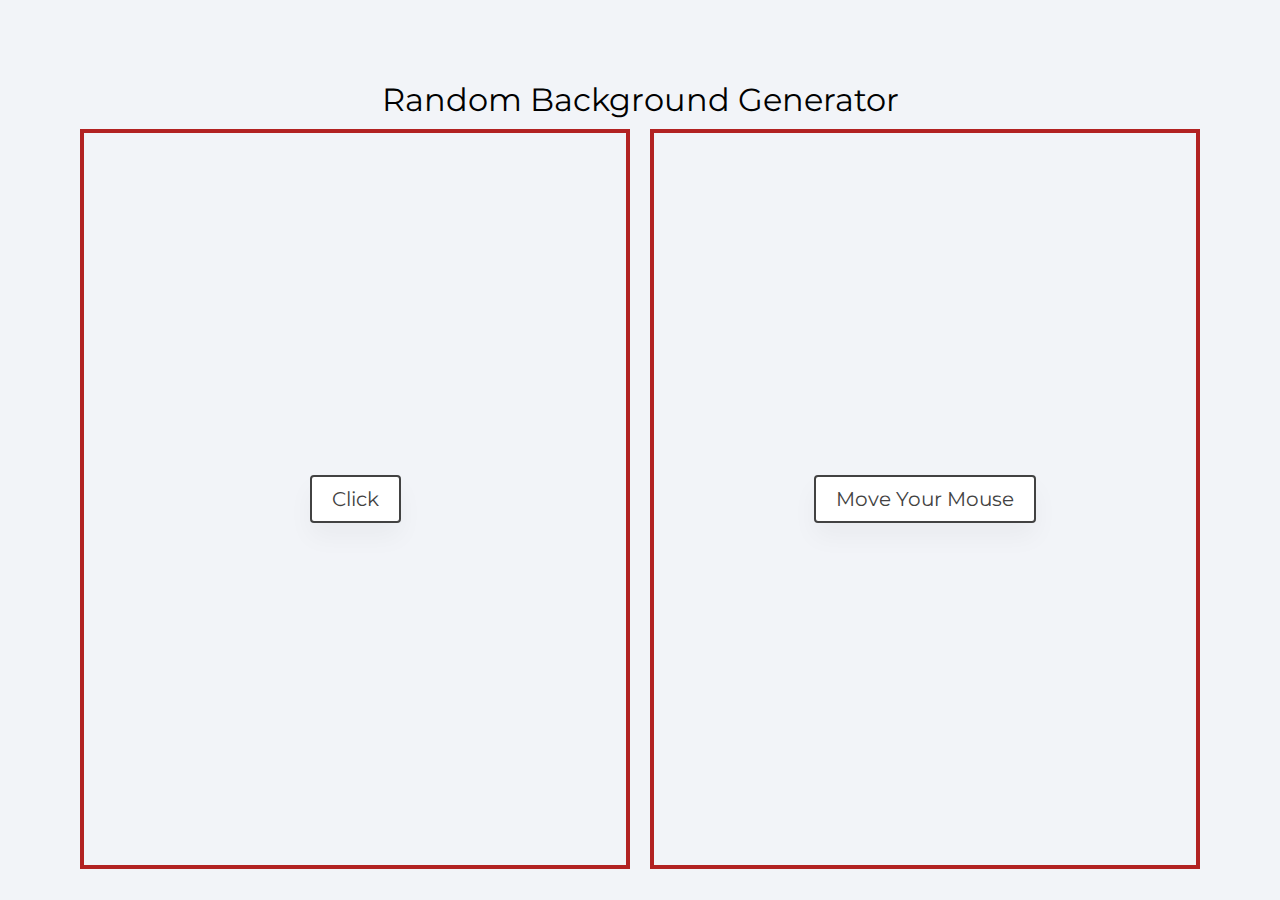
<file: block-BJaaek/code/index.html>
<!DOCTYPE html>
<html lang="en">
  <head>
    <meta charset="UTF-8" />
    <meta name="viewport" content="width=device-width, initial-scale=1.0" />
    <title>
      Random Background Generator
    </title>
    <link
      href="https://fonts.googleapis.com/css2?family=Montserrat:wght@200;400&display=swap"
      rel="stylesheet"
    />
    <link rel="stylesheet" href="style.css" />
  </head>
  <body>
    <div class="container">
      <h1>Random Background Generator</h1>
      <div class="boxes">
        <div class="box first">
          <div class="text">
            <p class="banner">
              Click
            </p>
          </div>
        </div>
        <div class="box second">
          <div class="text">
            <p class="banner">
              Move Your Mouse
            </p>
          </div>
        </div>
      </div>
    </div>
    <script src="script.js"></script>
  </body>
</html>
</file>
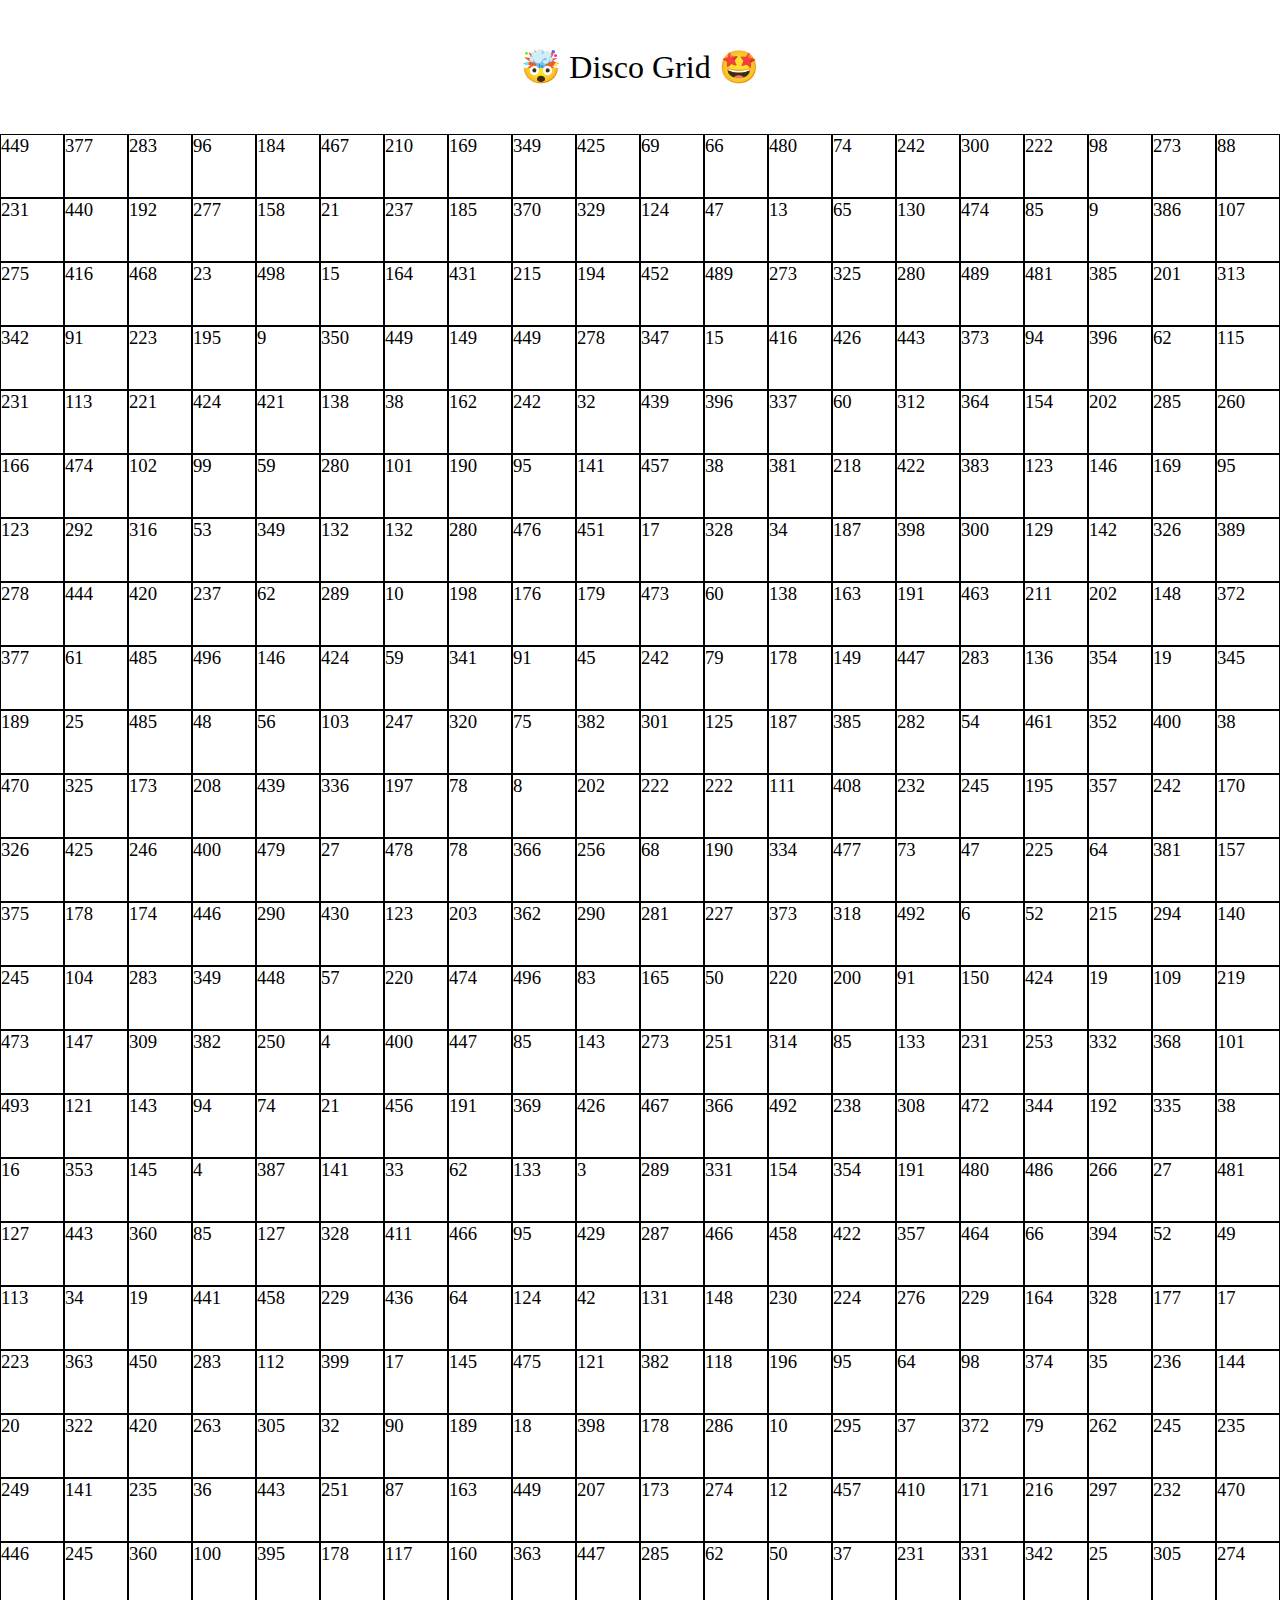
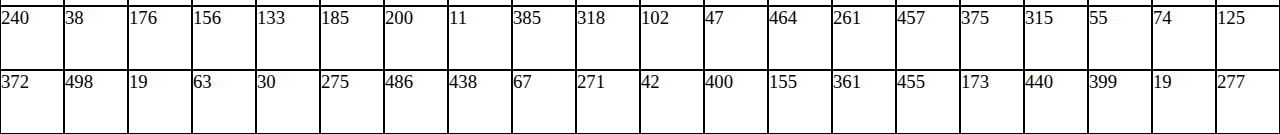
<file: block-BJaael/code/index.html>
<!DOCTYPE html>
<html lang="en">
  <head>
    <meta charset="UTF-8" />
    <meta name="viewport" content="width=device-width, initial-scale=1.0" />
    <title>🤯 Disco Grid 🤩</title>
    <link
      href="https://fonts.googleapis.com/css2?family=Montserrat:wght@200;400&display=swap"
      rel="stylesheet"
    />
    <link rel="stylesheet" href="style.css" />
  </head>
  <body>
    <h1 class="heading">🤯 Disco Grid 🤩</h1>
    <div class="container">
      <div class="boxes"></div>
    </div>
    <script src="script.js"></script>
  </body>
</html>
</file>
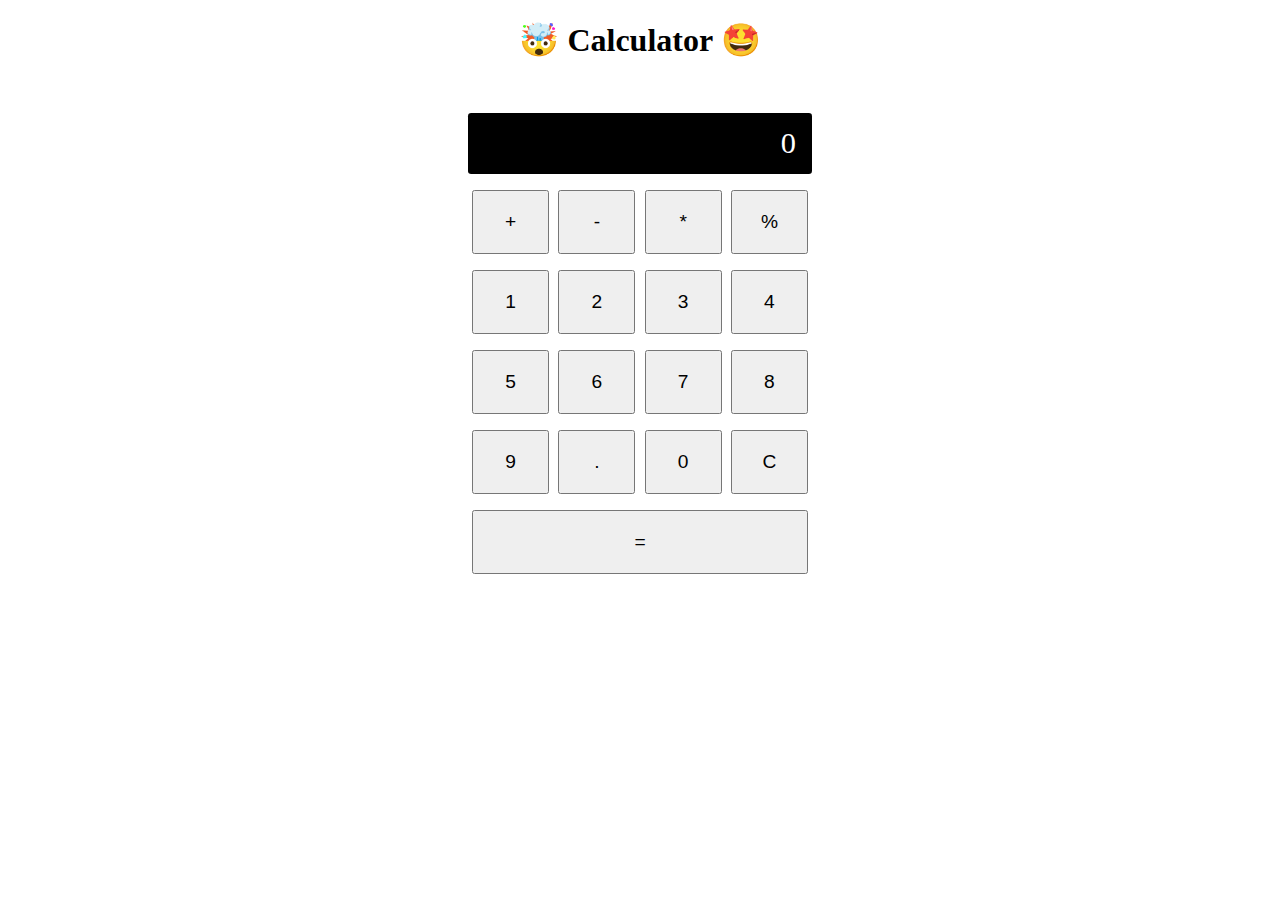
<file: block-BJaaeo/code/index.html>
<!DOCTYPE html>
<html lang="en">
  <head>
    <meta charset="UTF-8" />
    <meta name="viewport" content="width=device-width, initial-scale=1.0" />
    <title>Calculator</title>
    <link
      href="https://fonts.googleapis.com/css2?family=Montserrat:wght@200;400&display=swap"
      rel="stylesheet"
    />
    <link rel="stylesheet" href="style.css" />
  </head>
  <body>
    <h1>🤯 Calculator 🤩</h1>
    <main>
      <section class="main-display"></section>
      <div>
        <button>+</button>
        <button>-</button>
        <button>*</button>
        <button>%</button>
      </div>
      <div>
        <button>1</button>
        <button>2</button>
        <button>3</button>
        <button>4</button>
      </div>
      <div>
        <button>5</button>
        <button>6</button>
        <button>7</button>
        <button>8</button>
      </div>
      <div>
        <button>9</button>
        <button>.</button>
        <button>0</button>
        <button class="clear">C</button>
      </div>
      <button class="equals">=</button>
    </main>
    <script src="./script.js"></script>
  </body>
</html>
</file>
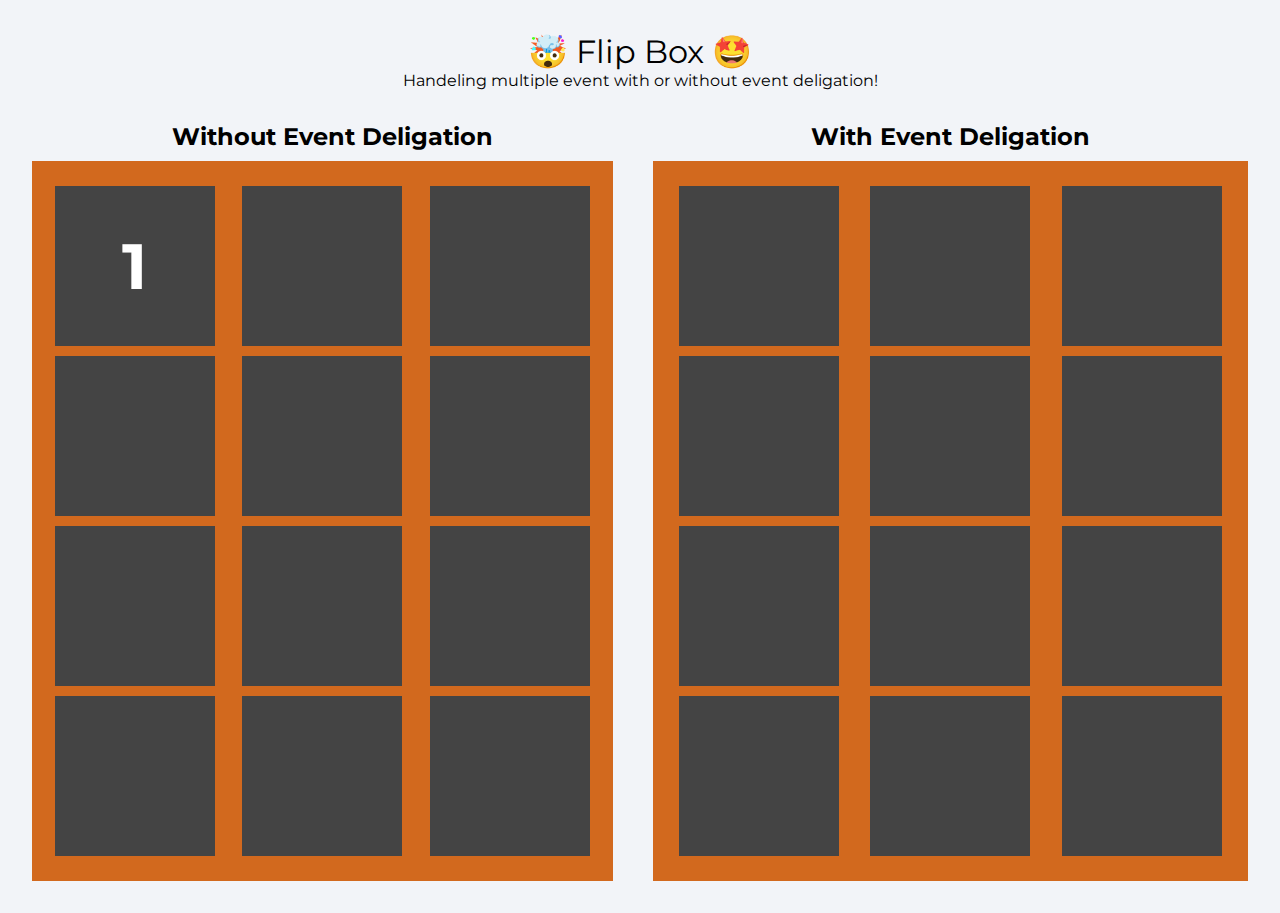
<file: block-BJaaep/code/index.html>
<!DOCTYPE html>
<html lang="en">
  <head>
    <meta charset="UTF-8" />
    <meta name="viewport" content="width=device-width, initial-scale=1.0" />
    <title>Flip Box</title>
    <link
      href="https://fonts.googleapis.com/css2?family=Montserrat:wght@200;400&display=swap"
      rel="stylesheet"
    />
    <link rel="stylesheet" href="style.css" />
  </head>
  <body>
    <h1 class="heading">🤯 Flip Box 🤩</h1>
    <p>Handeling multiple event with or without event deligation!</p>
    <div class="container">
      <div class="wrapper">
        <h2>Without Event Deligation</h2>
        <ul class="first boxes">
          <li class="box">1</li>
          <li class="box"></li>
          <li class="box"></li>
          <li class="box"></li>
          <li class="box"></li>
          <li class="box"></li>
          <li class="box"></li>
          <li class="box"></li>
          <li class="box"></li>
          <li class="box"></li>
          <li class="box"></li>
          <li class="box"></li>
        </ul>
      </div>
      <div class="wrapper">
        <h2>With Event Deligation</h2>
        <ul class="second boxes">
          <li class="box" data-text="1"></li>
          <li class="box" data-text="2"></li>
          <li class="box" data-text="3"></li>
          <li class="box" data-text="4"></li>
          <li class="box" data-text="5"></li>
          <li class="box" data-text="6"></li>
          <li class="box" data-text="7"></li>
          <li class="box" data-text="8"></li>
          <li class="box" data-text="9"></li>
          <li class="box" data-text="10"></li>
          <li class="box" data-text="11"></li>
          <li class="box" data-text="12"></li>
        </ul>
      </div>
    </div>
    <script src="./script.js"></script>
  </body>
</html>
</file>
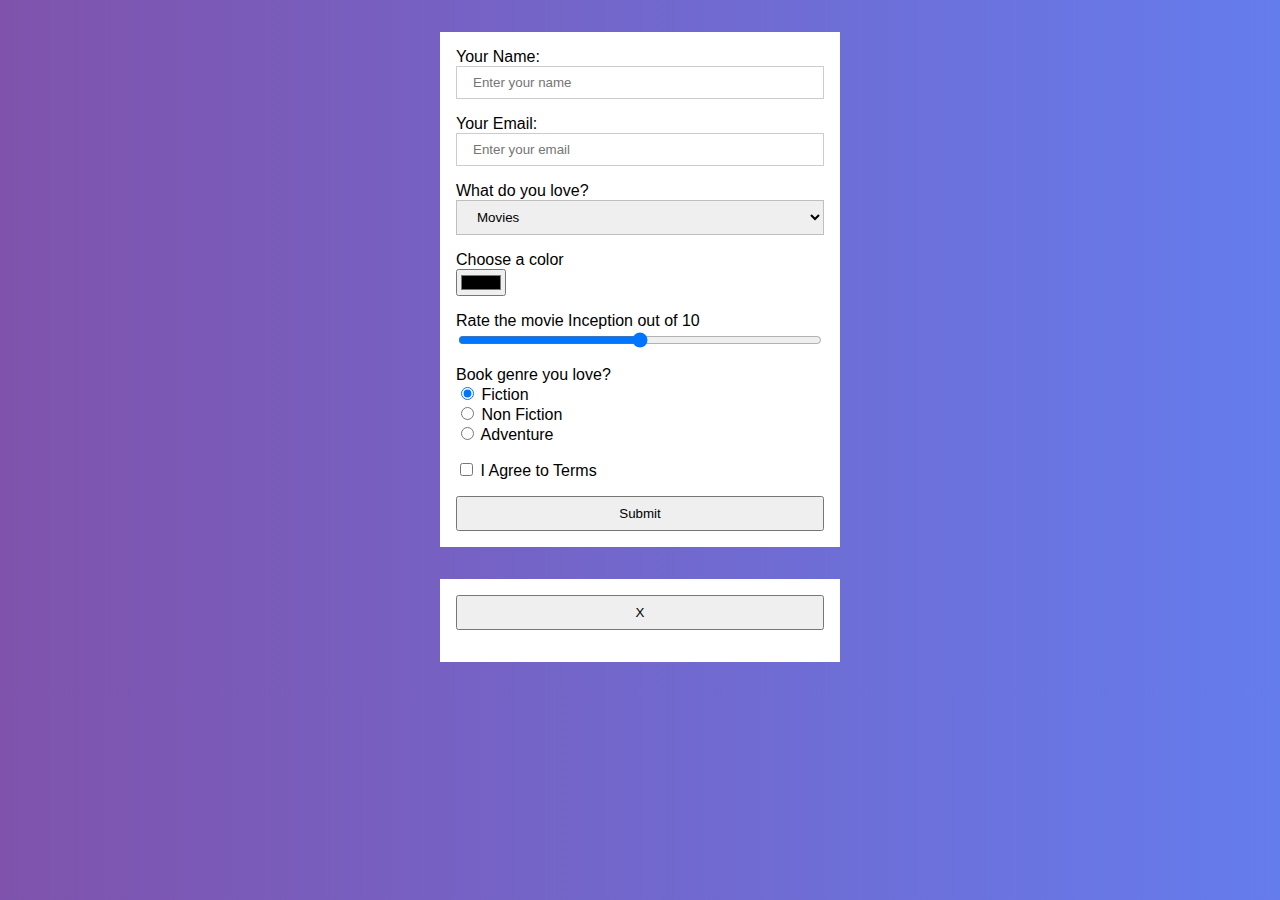
<file: block-BJaaer/code/index.html>
<!DOCTYPE html>
<html lang="en">
  <head>
    <meta charset="UTF-8" />
    <meta name="viewport" content="width=device-width, initial-scale=1.0" />
    <link rel="stylesheet" href="style.css" />
    <title>Handling Forms 👇</title>
  </head>
  <body>
    <div>
      <form class="container">
        <div class="form-control">
          <label for="name">Your Name:</label>
          <input
            id="name"
            type="text"
            name="text"
            placeholder="Enter your name"
          />
        </div>
        <div class="form-control">
          <label for="email">Your Email:</label>
          <input
            id="email"
            type="text"
            name="email"
            placeholder="Enter your email"
          />
        </div>
        <div class="form-control">
          <label for="movies">What do you love?</label>
          <select id="gender" name="gender">
            <option value="movies">Movies</option>
            <option value="series">Series</option>
            <option value="others">Others</option>
          </select>
        </div>

        <div class="form-control">
          <label for="color">Choose a color</label>
          <input
            id="color"
            type="color"
            name="color"
            placeholder="Enter your email"
          />
        </div>
        <div class="form-control">
          <label for="range"> Rate the movie Inception out of 10 </label>
          <input
            id="range"
            type="range"
            max="10"
            step="1"
            name="rating"
            placeholder="Enter your email"
          />
        </div>
        <div class="form-control">
          <label>Book genre you love?</label>

          <div>
            <input
              type="radio"
              id="fiction"
              name="book"
              value="fiction"
              checked
            />
            <label for="fiction">Fiction</label>
          </div>

          <div>
            <input
              type="radio"
              id="non-fiction"
              name="book"
              value="non-fiction"
            />
            <label for="non-fiction">Non Fiction</label>
          </div>

          <div>
            <input type="radio" id="adventure" name="book" value="adventure" />
            <label for="adventure">Adventure</label>
          </div>
        </div>
        <div class="form-control terms">
          <input type="checkbox" id="terms" name="terms" />
          <label for="terms">I Agree to Terms</label>
        </div>
        <button type="submit">Submit</button>
      </form>
      <div class="modal-overlay">
        <div class="container relative">
          <button class="modal_close">X</button>
          <div class="modal-info"></div>
          </div>
        </div>
      </div>
    </div>
    <script src="script.js"></script>
  </body>
</html>
</file>
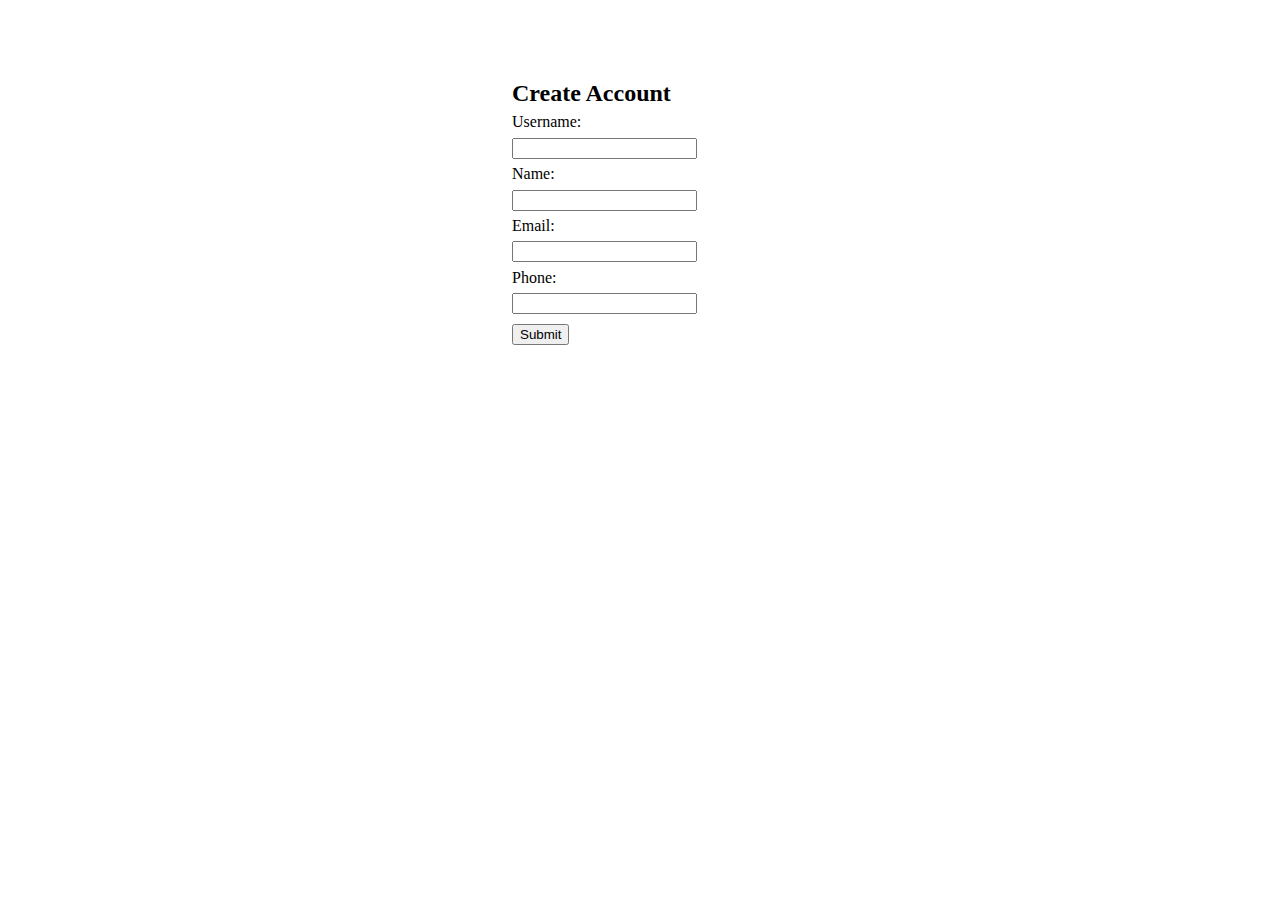
<file: block-BJaaes/code/index.html>
<!DOCTYPE html>
<html lang="en">
  <head>
    <meta charset="UTF-8" />
    <meta name="viewport" content="width=device-width, initial-scale=1.0" />
    <link rel="stylesheet" href="style.css" />
    <title>Form Validation 👇</title>
  </head>
  <body>
    <div class="container">
      <header>
        <h1>Create Account</h1>
      </header>
      <form>
        <div>
          <label for="text">Username: </label>
          <input type="text" name="username" placeholder="">
          <small></small>
        </div>
        <div>
          <label for="text">Name: </label>
          <input type="text" name="name" placeholder="">
          <small></small>
        </div>
        <div>
          <label for="text">Email: </label>
          <input type="text" name="email" placeholder="">
          <small></small>
        </div>
        <div>
          <label for="text">Phone: </label>
          <input type="text" name="phone" placeholder="">
          <small></small>
        </div>
        <button>Submit
        </button>
      </form>
    </div>
    <script src="script.js"></script>
  </body>
</html>
</file>
<file: block-BJaaek/code/style.css>
html {
  box-sizing: border-box;
  font-size: 16px;
}

*,
*:before,
*:after {
  box-sizing: inherit;
}

body,
h1,
h2,
h3,
h4,
h5,
h6,
p,
ol,
ul {
  margin: 0;
  padding: 0;
  font-weight: normal;
}

ol,
ul {
  list-style: none;
}

img {
  max-width: 100%;
  height: auto;
}

body {
  background: #f2f4f8;
  height: 100%;
  font-family: "Montserrat", sans-serif;
  width: 100vw;
  height: 100vh;
}

.container {
  text-align: center;
  height: 100%;
  max-width: 1280px;
  padding: 5rem;
  margin: 0 auto;
}
h1 {
  padding-bottom: 10px;
}

.banner {
  display: inline-block;
  color: #424242;
  font-size: 20px;
  text-decoration: none;
  text-align: center;
  margin: 20px auto;
  padding: 10px 20px;
  background: white;
  border-radius: 4px;
  min-width: 24px;
  font-size: 20px;
  box-shadow: 0 14px 26px rgba(0, 0, 0, 0.04);
  border: 2px solid;
}

.boxes {
  display: flex;
  justify-content: center;
  align-items: center;
  width: 100%;
  height: 100%;
}
.box {
  border: 4px solid firebrick;
  height: 100%;
  width: 50%;
}
.text {
  height: 100%;
  display: flex;
  justify-content: center;
  align-items: center;
}

.first {
  margin-right: 20px;
}
</file>
<file: block-BJaael/code/style.css>
html {
  box-sizing: border-box;
  font-size: 16px;
}

*,
*:before,
*:after {
  box-sizing: inherit;
}

body,
h1,
h2,
h3,
h4,
h5,
h6,
p,
ol,
ul {
  margin: 0;
  padding: 0;
  font-weight: normal;
}

ol,
ul {
  list-style: none;
}

img {
  max-width: 100%;
  height: auto;
}
.heading {
  text-align: center;
  padding: 3rem;
}
.container {
  margin: 0 auto;
}
.box {
  display: inline-block;
  height: 4rem;
  width: 4rem;
  border: 1px solid black;
}
</file>
<file: block-BJaaeo/code/style.css>
h1 {
    text-align: center;
    padding-bottom: 2rem;
}

main {
    text-align: center;
}
.main-display {
    color: white;
    background: black;
    width: 20rem;
    height: 2.5rem;
    margin: 0 auto;
    text-align: right;
    padding: 0.5rem;
    padding-top: 0.8rem;
    padding-right: 1rem;
    border-radius: 0.2rem;
    font-size: 1.9rem;
    margin-bottom: 0.5rem;
}

button {
    margin: 0.5rem 0.144em;
    width: 4.8rem;
    height: 4rem;
    font-size: 1.2rem;
}

.equals {
    width: 21rem;
}
</file>
<file: block-BJaaep/code/style.css>
html {
  box-sizing: border-box;
  font-size: 16px;
}

*,
*:before,
*:after {
  box-sizing: inherit;
}

body,
h1,
h2,
h3,
h4,
h5,
h6,
p,
ol,
ul {
  margin: 0;
  padding: 0;
  font-weight: normal;
}

ol,
ul {
  list-style: none;
}

img {
  max-width: 100%;
  height: auto;
}

body {
  background: #f2f4f8;
  font-family: 'Montserrat', sans-serif;
  text-align: center;
}

.container {
  text-align: center;
  max-width: 1280px;
  padding: 2rem;
  margin: 0 auto;
  display: flex;
}

.banner {
  display: inline-block;
  color: #424242;
  font-size: 20px;
  text-decoration: none;
  text-align: center;
  margin: 20px auto;
  padding: 10px 20px;
  background: white;
  border-radius: 4px;
  min-width: 24px;
  font-size: 20px;
  box-shadow: 0 14px 26px rgba(0, 0, 0, 0.04);
  border: 2px solid;
}
.wrapper {
  max-width: 50%;
  margin: 0 auto;
}

.boxes {
  display: flex;
  flex-wrap: wrap;
  justify-content: space-evenly;
  background-color: chocolate;
  color: #444;
  padding: 20px 0;
}

.wrapper:first-child {
  margin-right: 20px;
}

.box {
  margin: 5px;
  background-color: #444;
  background-size: contain;
  background-repeat: no-repeat;
  background-position: center center;
  height: 160px;
  width: 160px;
  display: flex;
  justify-content: center;
  align-items: center;
  font-size: 4rem;
  font-weight: bold;
  color: white;
  cursor: pointer;
}
.text {
  height: 100%;
  display: flex;
  justify-content: center;
  align-items: center;
}

.first {
  margin-right: 20px;
}

h2 {
  font-weight: bolder;
  padding-bottom: 10px;
}

.heading {
  text-align: center;
  margin-top: 2rem;
}
</file>
<file: block-BJaaer/code/style.css>
/* CSS Reset */

html {
  box-sizing: border-box;
  font-size: 16px;
}

*,
*:before,
*:after {
  box-sizing: inherit;
}

body,
h1,
h2,
h3,
h4,
h5,
h6,
p,
ol,
ul {
  margin: 0;
  padding: 0;
  font-weight: normal;
}

ol,
ul {
  list-style: none;
}

img {
  max-width: 100%;
  height: auto;
}

/* Main CSS */

body {
  font-family: -apple-system, BlinkMacSystemFont, 'Segoe UI', Roboto, Oxygen,
    Ubuntu, Cantarell, 'Open Sans', 'Helvetica Neue', sans-serif;
  background: linear-gradient(to right, #7f53ac 0, #657ced 100%);
}
* {
  box-sizing: border-box;
}

button {
  padding: 0.5rem;
}

body {
  margin-top: 2rem;
}

input[type='text'] {
  padding: 0.5rem 1rem;
  border: none;
  border: 1px solid rgba(0, 0, 0, 0.2);
}
select {
  padding: 0.5rem 1rem;
  border: none;
  border: 1px solid rgba(0, 0, 0, 0.2);
}

.container {
  max-width: 400px;
  margin: 2rem auto;
  background: white;
  padding: 1rem;
  display: flex;
  flex-direction: column;
  gap: 1rem;
}

p {
  padding-top: 1rem;
}

.form-control {
  width: 100%;
  display: flex;
  flex-direction: column;
}
input[type='text'] {
  width: 100%;
}
.terms {
  display: inline-block;
}

.close {
  display: none;
}

.open {
  background-color: black;
}
</file>
<file: block-BJaaes/code/style.css>
/* CSS Reset */

html {
  box-sizing: border-box;
  font-size: 16px;
}

*,
*:before,
*:after {
  box-sizing: inherit;
}

body,
h1,
h2,
h3,
h4,
h5,
h6,
p,
ol,
ul {
  margin: 0;
  padding: 0;
  font-weight: normal;
}

ol,
ul {
  list-style: none;
}

img {
  max-width: 100%;
  height: auto;
}
h1 {
  font-size: 24px;
  font-weight: 600;
}
body {
  padding-top: 5rem;
}
.container {
  margin-left: 40%;
}
small {
  margin: 0.6rem 0rem;
  font-size: 10px;
  color: black;
}

label {
  display: block;
  margin: 0.4rem 0rem;
}
button {
  margin-top: 0.6rem;
  text-align: center;
}
</file>
